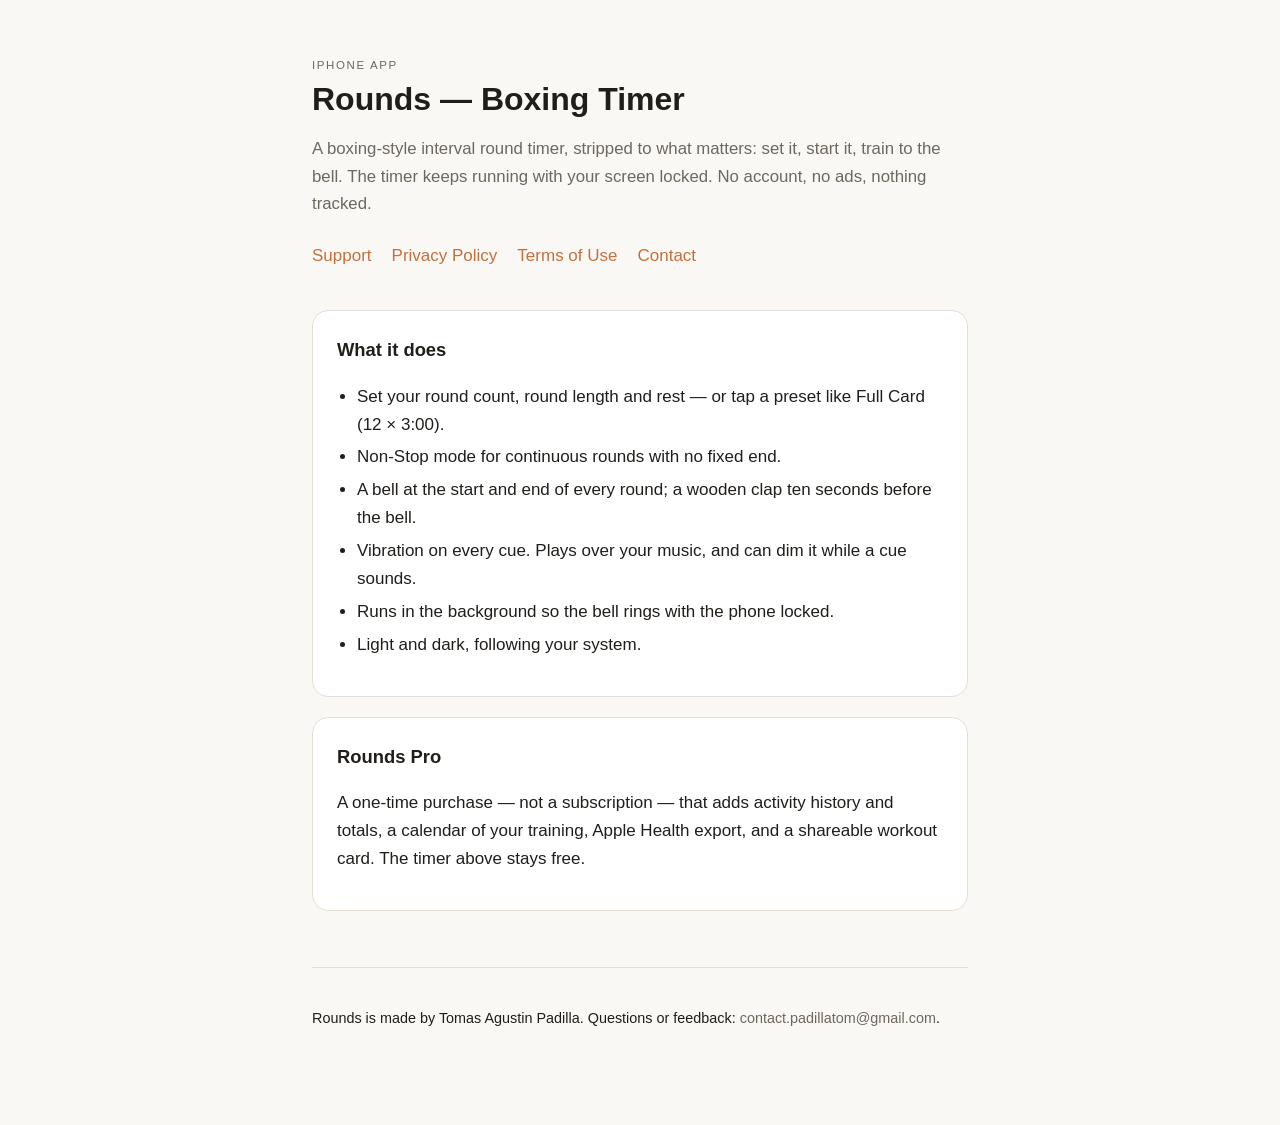
<file: docs/index.html>
<!doctype html>
<html lang="en">
<head>
<meta charset="utf-8">
<meta name="viewport" content="width=device-width, initial-scale=1">
<title>Rounds — Boxing Timer</title>
<meta name="description" content="Rounds is a boxing-style interval round timer for iPhone. Set your rounds, hit start, train to the bell — even with the screen locked.">
<link rel="stylesheet" href="style.css">
</head>
<body>
<div class="wrap">
  <header>
    <p class="eyebrow">iPhone app</p>
    <h1>Rounds — Boxing Timer</h1>
    <p class="lead">A boxing-style interval round timer, stripped to what matters: set it, start it, train to the bell. The timer keeps running with your screen locked. No account, no ads, nothing tracked.</p>
    <nav class="links">
      <a href="support.html">Support</a>
      <a href="privacy.html">Privacy Policy</a>
      <a href="terms.html">Terms of Use</a>
      <a href="mailto:contact.padillatom@gmail.com">Contact</a>
    </nav>
  </header>

  <div class="card">
    <h2>What it does</h2>
    <ul>
      <li>Set your round count, round length and rest — or tap a preset like Full Card (12 × 3:00).</li>
      <li>Non-Stop mode for continuous rounds with no fixed end.</li>
      <li>A bell at the start and end of every round; a wooden clap ten seconds before the bell.</li>
      <li>Vibration on every cue. Plays over your music, and can dim it while a cue sounds.</li>
      <li>Runs in the background so the bell rings with the phone locked.</li>
      <li>Light and dark, following your system.</li>
    </ul>
  </div>

  <div class="card">
    <h2>Rounds Pro</h2>
    <p>A one-time purchase — not a subscription — that adds activity history and
      totals, a calendar of your training, Apple Health export, and a shareable
      workout card. The timer above stays free.</p>
  </div>

  <footer>
    <p>Rounds is made by Tomas Agustin Padilla. Questions or feedback:
      <a href="mailto:contact.padillatom@gmail.com">contact.padillatom@gmail.com</a>.</p>
  </footer>
</div>
</body>
</html>
</file>
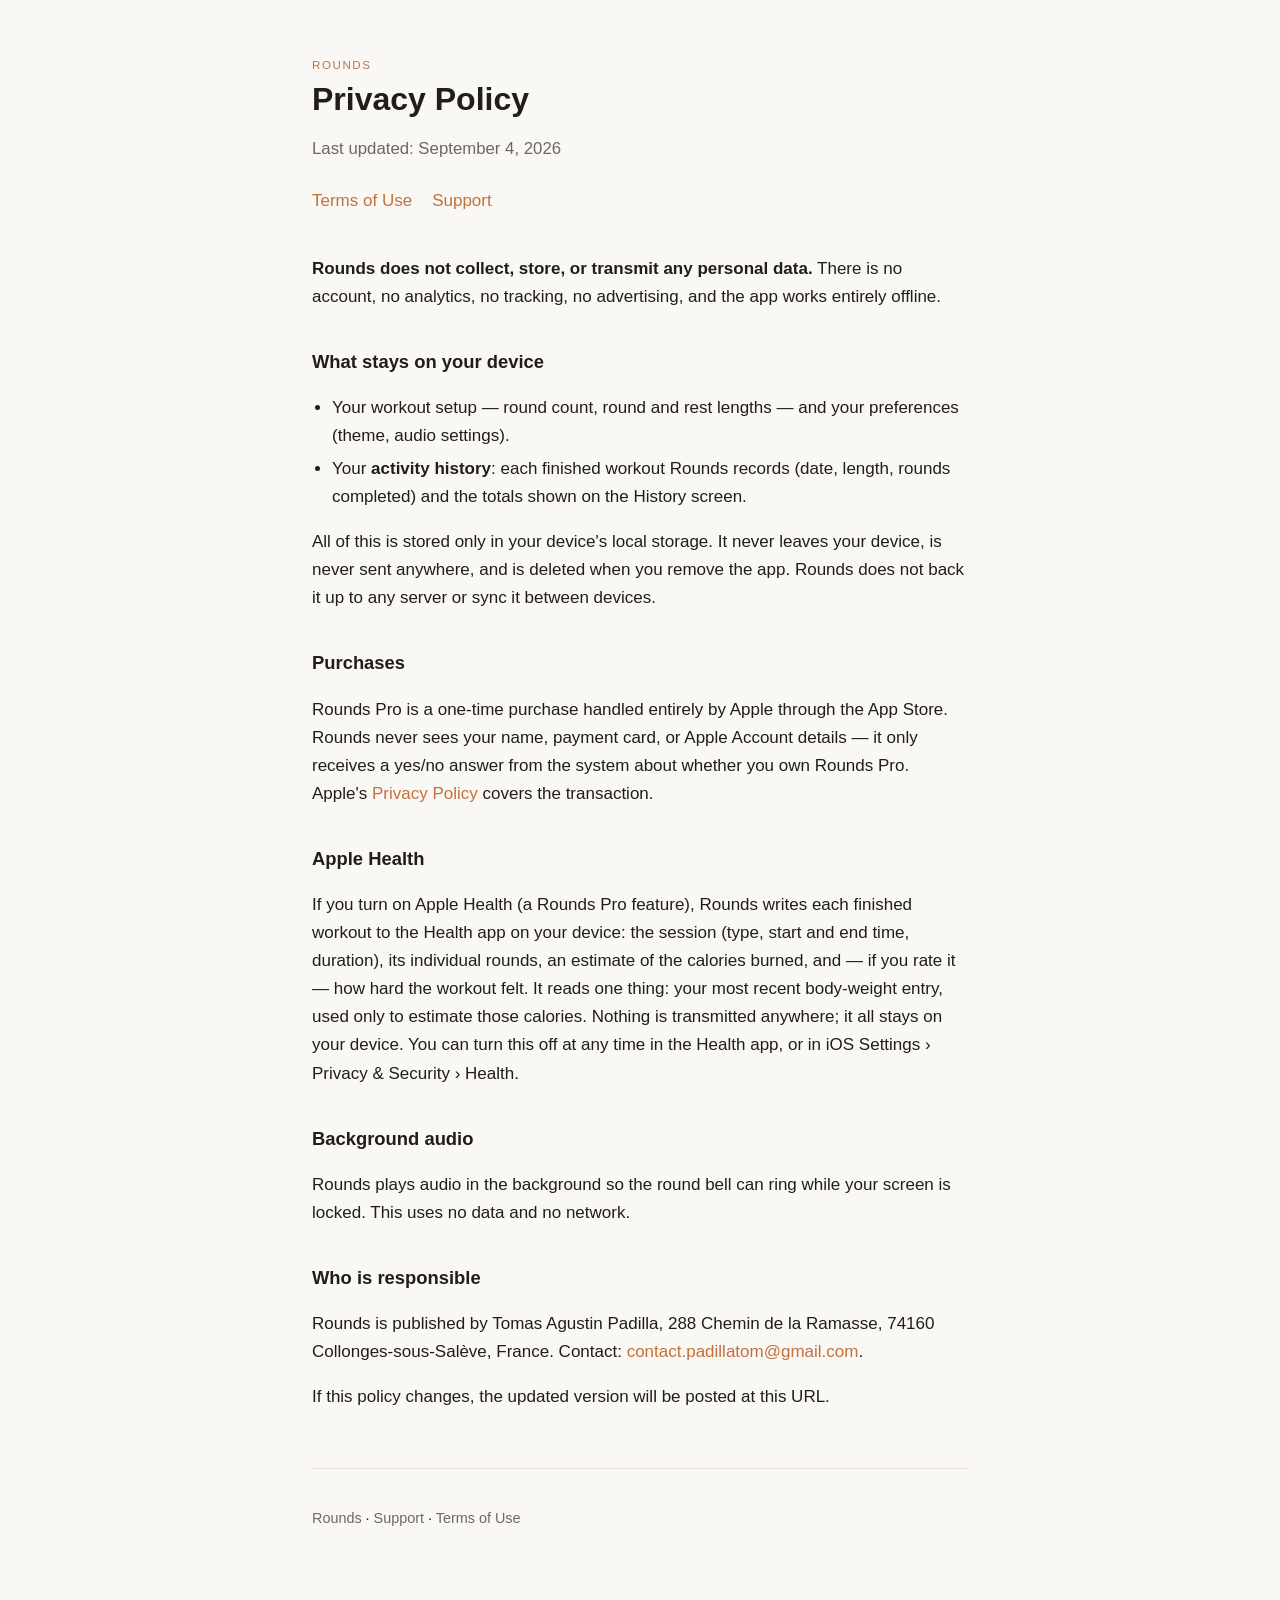
<file: docs/privacy.html>
<!doctype html>
<html lang="en">
<head>
<meta charset="utf-8">
<meta name="viewport" content="width=device-width, initial-scale=1">
<title>Rounds — Privacy Policy</title>
<meta name="description" content="Rounds does not collect, store, or transmit any personal data. Everything stays on your device.">
<link rel="stylesheet" href="style.css">
</head>
<body>
<div class="wrap">
  <header>
    <p class="eyebrow"><a href="index.html">Rounds</a></p>
    <h1>Privacy Policy</h1>
    <p class="lead">Last updated: September 4, 2026</p>
    <nav class="links">
      <a href="terms.html">Terms of Use</a>
      <a href="support.html">Support</a>
    </nav>
  </header>

  <p><strong>Rounds does not collect, store, or transmit any personal data.</strong>
    There is no account, no analytics, no tracking, no advertising, and the app
    works entirely offline.</p>

  <h2>What stays on your device</h2>
  <ul>
    <li>Your workout setup — round count, round and rest lengths — and your
      preferences (theme, audio settings).</li>
    <li>Your <strong>activity history</strong>: each finished workout Rounds
      records (date, length, rounds completed) and the totals shown on the
      History screen.</li>
  </ul>
  <p>All of this is stored only in your device's local storage. It never leaves
    your device, is never sent anywhere, and is deleted when you remove the app.
    Rounds does not back it up to any server or sync it between devices.</p>

  <h2>Purchases</h2>
  <p>Rounds Pro is a one-time purchase handled entirely by Apple through the App
    Store. Rounds never sees your name, payment card, or Apple Account details —
    it only receives a yes/no answer from the system about whether you own Rounds
    Pro. Apple's <a href="https://www.apple.com/legal/privacy/">Privacy Policy</a>
    covers the transaction.</p>

  <h2>Apple Health</h2>
  <p>If you turn on Apple Health (a Rounds Pro feature), Rounds writes each
    finished workout to the Health app on your device: the session (type, start
    and end time, duration), its individual rounds, an estimate of the calories
    burned, and — if you rate it — how hard the workout felt. It reads one thing:
    your most recent body-weight entry, used only to estimate those calories.
    Nothing is transmitted anywhere; it all stays on your device. You can turn
    this off at any time in the Health app, or in iOS&nbsp;Settings &rsaquo;
    Privacy&nbsp;&amp;&nbsp;Security &rsaquo; Health.</p>

  <h2>Background audio</h2>
  <p>Rounds plays audio in the background so the round bell can ring while your
    screen is locked. This uses no data and no network.</p>

  <h2>Who is responsible</h2>
  <p>Rounds is published by Tomas Agustin Padilla, 288 Chemin de la Ramasse,
    74160 Collonges-sous-Salève, France.
    Contact: <a href="mailto:contact.padillatom@gmail.com">contact.padillatom@gmail.com</a>.</p>
  <p>If this policy changes, the updated version will be posted at this URL.</p>

  <footer>
    <p><a href="index.html">Rounds</a> &middot; <a href="support.html">Support</a>
      &middot; <a href="terms.html">Terms of Use</a></p>
  </footer>
</div>
</body>
</html>
</file>
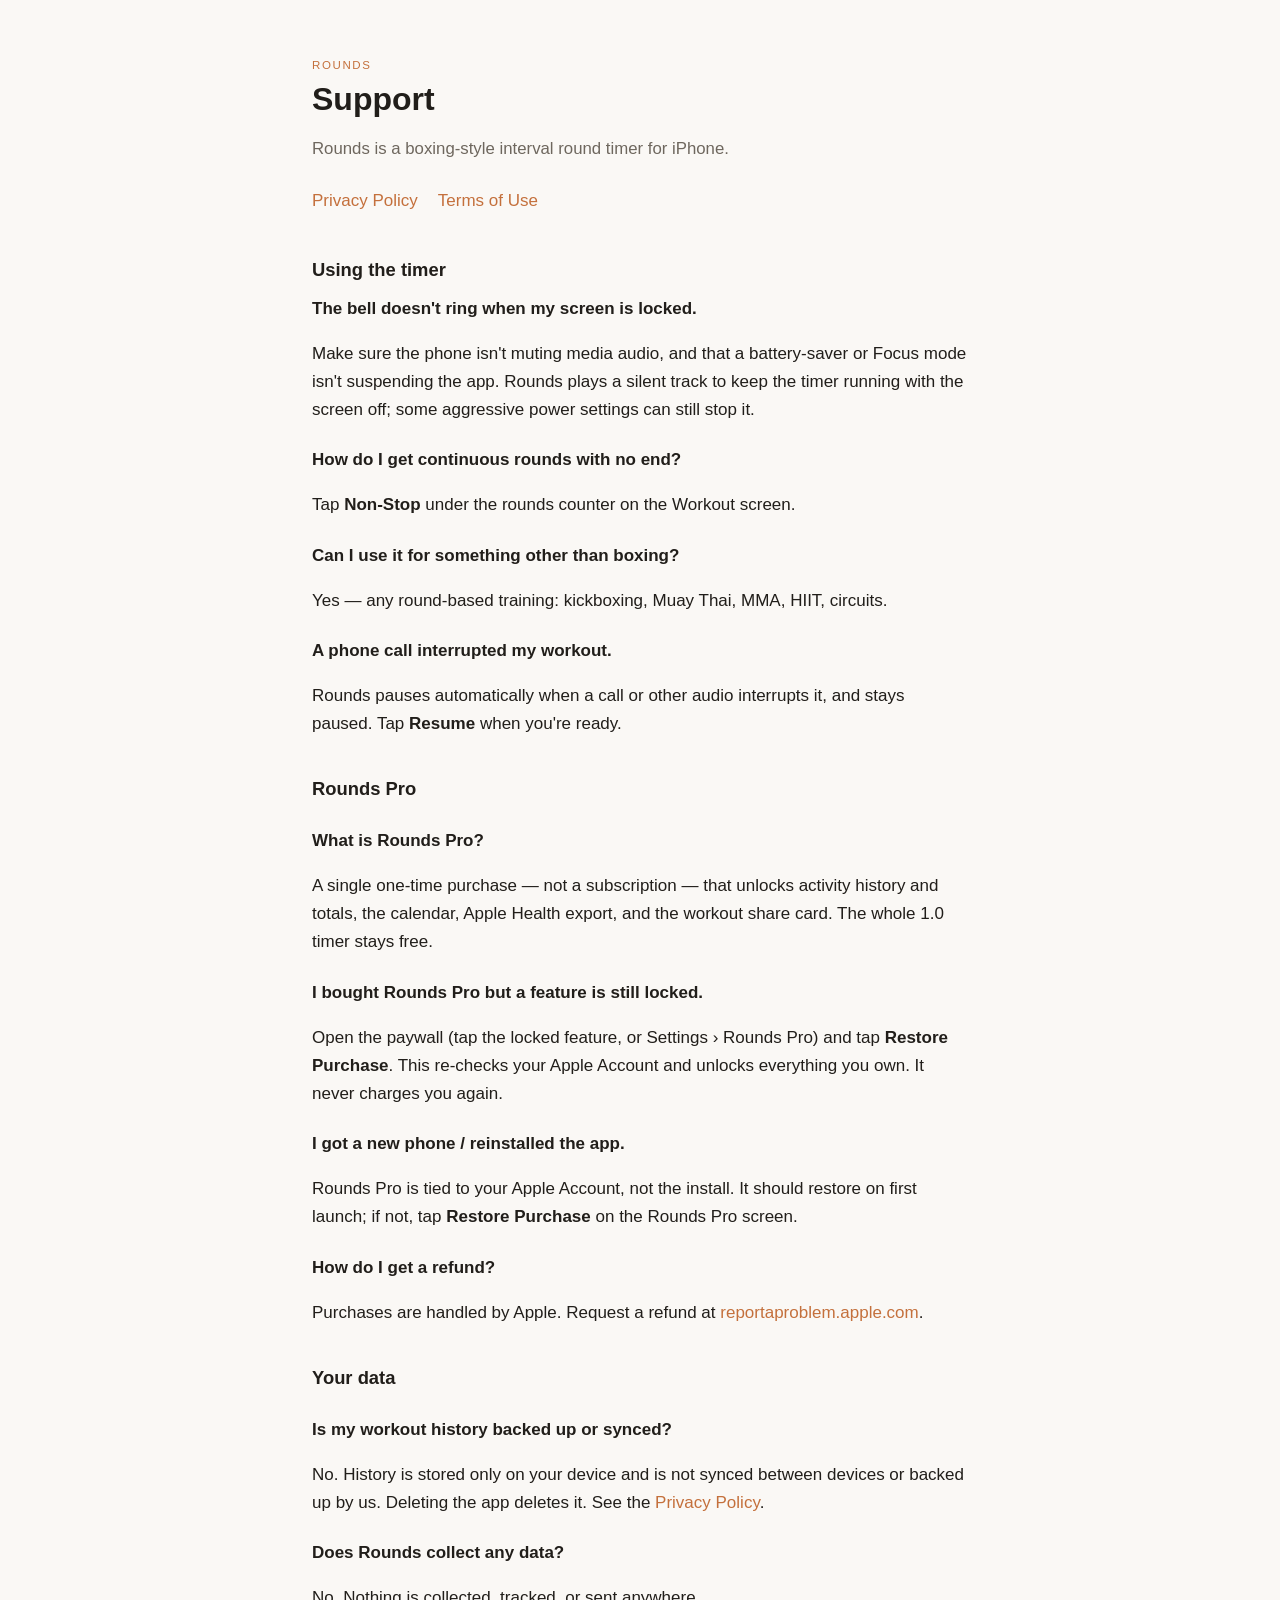
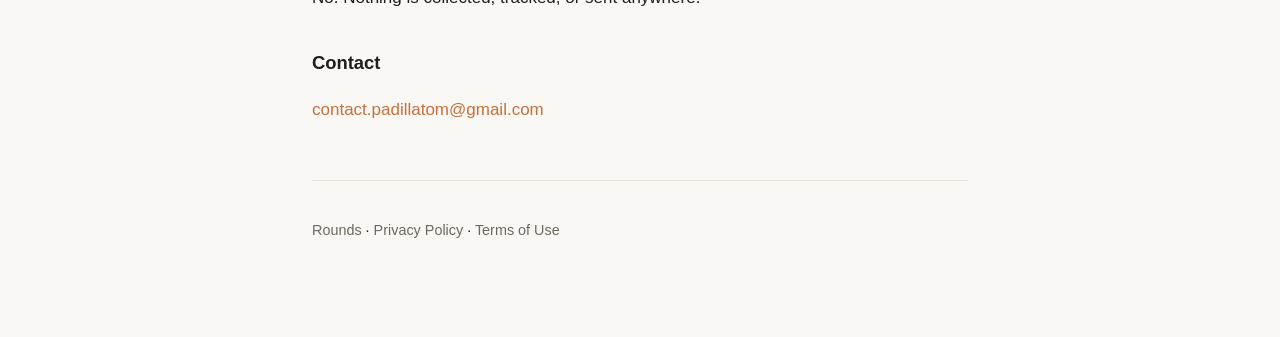
<file: docs/support.html>
<!doctype html>
<html lang="en">
<head>
<meta charset="utf-8">
<meta name="viewport" content="width=device-width, initial-scale=1">
<title>Rounds — Support</title>
<meta name="description" content="Support and FAQ for Rounds, a boxing-style interval round timer.">
<link rel="stylesheet" href="style.css">
</head>
<body>
<div class="wrap">
  <header>
    <p class="eyebrow"><a href="index.html">Rounds</a></p>
    <h1>Support</h1>
    <p class="lead">Rounds is a boxing-style interval round timer for iPhone.</p>
    <nav class="links">
      <a href="privacy.html">Privacy Policy</a>
      <a href="terms.html">Terms of Use</a>
    </nav>
  </header>

  <h2>Using the timer</h2>

  <p class="q">The bell doesn't ring when my screen is locked.</p>
  <p>Make sure the phone isn't muting media audio, and that a battery-saver or
    Focus mode isn't suspending the app. Rounds plays a silent track to keep the
    timer running with the screen off; some aggressive power settings can still
    stop it.</p>

  <p class="q">How do I get continuous rounds with no end?</p>
  <p>Tap <strong>Non-Stop</strong> under the rounds counter on the Workout screen.</p>

  <p class="q">Can I use it for something other than boxing?</p>
  <p>Yes — any round-based training: kickboxing, Muay Thai, MMA, HIIT, circuits.</p>

  <p class="q">A phone call interrupted my workout.</p>
  <p>Rounds pauses automatically when a call or other audio interrupts it, and
    stays paused. Tap <strong>Resume</strong> when you're ready.</p>

  <h2>Rounds Pro</h2>

  <p class="q">What is Rounds Pro?</p>
  <p>A single one-time purchase — not a subscription — that unlocks activity
    history and totals, the calendar, Apple Health export, and the workout share
    card. The whole 1.0 timer stays free.</p>

  <p class="q">I bought Rounds Pro but a feature is still locked.</p>
  <p>Open the paywall (tap the locked feature, or Settings &rsaquo; Rounds Pro)
    and tap <strong>Restore Purchase</strong>. This re-checks your Apple Account
    and unlocks everything you own. It never charges you again.</p>

  <p class="q">I got a new phone / reinstalled the app.</p>
  <p>Rounds Pro is tied to your Apple Account, not the install. It should restore
    on first launch; if not, tap <strong>Restore Purchase</strong> on the Rounds
    Pro screen.</p>

  <p class="q">How do I get a refund?</p>
  <p>Purchases are handled by Apple. Request a refund at
    <a href="https://reportaproblem.apple.com/">reportaproblem.apple.com</a>.</p>

  <h2>Your data</h2>

  <p class="q">Is my workout history backed up or synced?</p>
  <p>No. History is stored only on your device and is not synced between devices
    or backed up by us. Deleting the app deletes it. See the
    <a href="privacy.html">Privacy Policy</a>.</p>

  <p class="q">Does Rounds collect any data?</p>
  <p>No. Nothing is collected, tracked, or sent anywhere.</p>

  <h2>Contact</h2>
  <p><a href="mailto:contact.padillatom@gmail.com">contact.padillatom@gmail.com</a></p>

  <footer>
    <p><a href="index.html">Rounds</a> &middot; <a href="privacy.html">Privacy Policy</a>
      &middot; <a href="terms.html">Terms of Use</a></p>
  </footer>
</div>
</body>
</html>
</file>
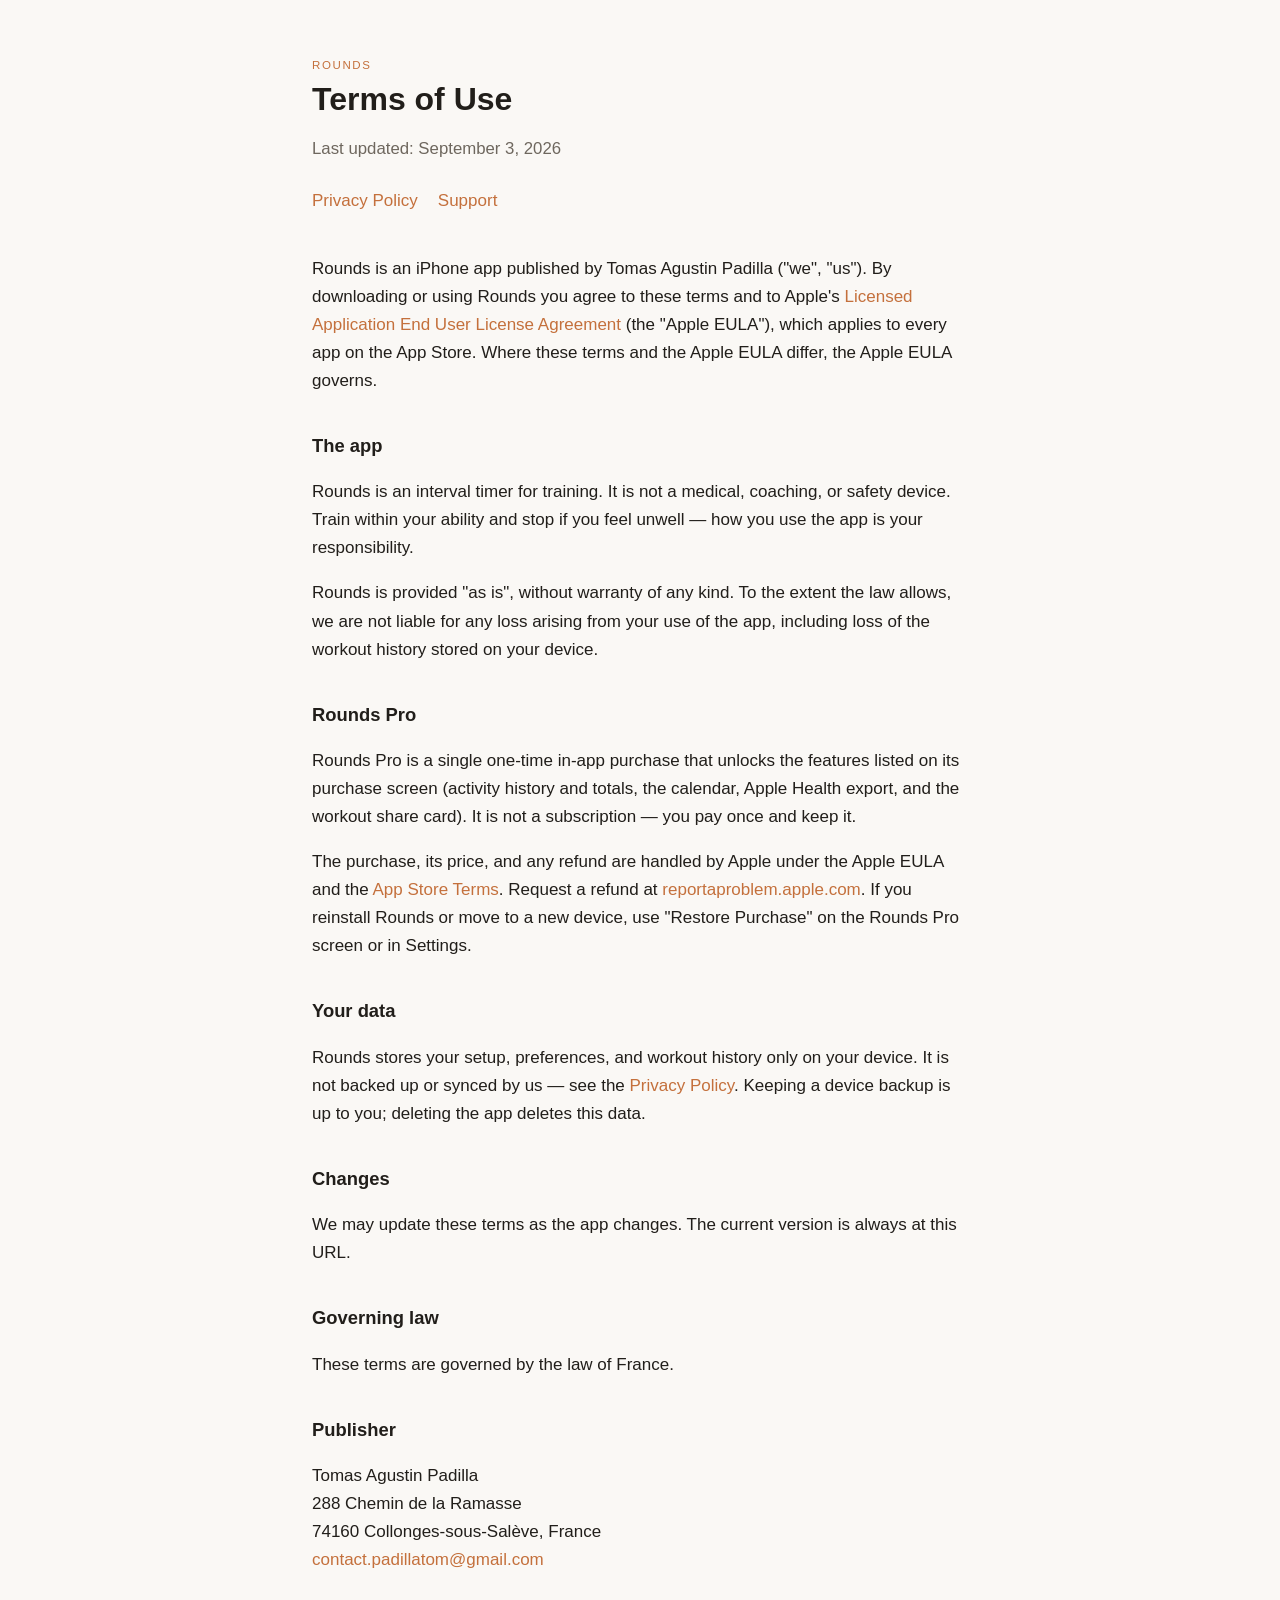
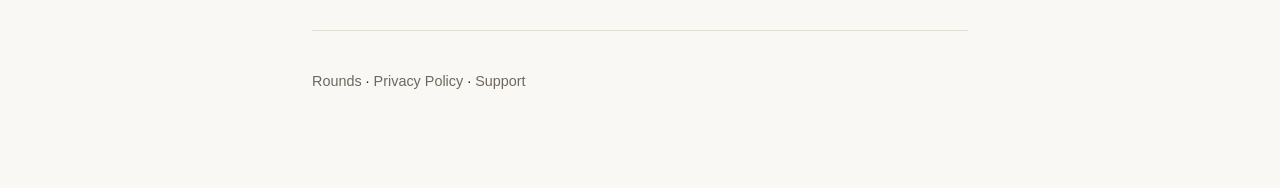
<file: docs/terms.html>
<!doctype html>
<html lang="en">
<head>
<meta charset="utf-8">
<meta name="viewport" content="width=device-width, initial-scale=1">
<title>Rounds — Terms of Use</title>
<meta name="description" content="Terms of use for Rounds, a boxing-style interval round timer for iPhone.">
<link rel="stylesheet" href="style.css">
</head>
<body>
<div class="wrap">
  <header>
    <p class="eyebrow"><a href="index.html">Rounds</a></p>
    <h1>Terms of Use</h1>
    <p class="lead">Last updated: September 3, 2026</p>
    <nav class="links">
      <a href="privacy.html">Privacy Policy</a>
      <a href="support.html">Support</a>
    </nav>
  </header>

  <p>Rounds is an iPhone app published by Tomas Agustin Padilla ("we", "us"). By
    downloading or using Rounds you agree to these terms and to Apple's
    <a href="https://www.apple.com/legal/internet-services/itunes/dev/stdeula/">Licensed
    Application End User License Agreement</a> (the "Apple&nbsp;EULA"), which
    applies to every app on the App Store. Where these terms and the Apple EULA
    differ, the Apple EULA governs.</p>

  <h2>The app</h2>
  <p>Rounds is an interval timer for training. It is not a medical, coaching, or
    safety device. Train within your ability and stop if you feel unwell — how
    you use the app is your responsibility.</p>
  <p>Rounds is provided "as is", without warranty of any kind. To the extent the
    law allows, we are not liable for any loss arising from your use of the app,
    including loss of the workout history stored on your device.</p>

  <h2>Rounds Pro</h2>
  <p>Rounds Pro is a single one-time in-app purchase that unlocks the features
    listed on its purchase screen (activity history and totals, the calendar,
    Apple Health export, and the workout share card). It is not a subscription —
    you pay once and keep it.</p>
  <p>The purchase, its price, and any refund are handled by Apple under the Apple
    EULA and the <a href="https://www.apple.com/legal/internet-services/itunes/">App
    Store Terms</a>. Request a refund at
    <a href="https://reportaproblem.apple.com/">reportaproblem.apple.com</a>. If
    you reinstall Rounds or move to a new device, use "Restore Purchase" on the
    Rounds Pro screen or in Settings.</p>

  <h2>Your data</h2>
  <p>Rounds stores your setup, preferences, and workout history only on your
    device. It is not backed up or synced by us — see the
    <a href="privacy.html">Privacy Policy</a>. Keeping a device backup is up to
    you; deleting the app deletes this data.</p>

  <h2>Changes</h2>
  <p>We may update these terms as the app changes. The current version is always
    at this URL.</p>

  <h2>Governing law</h2>
  <p>These terms are governed by the law of France.</p>

  <h2>Publisher</h2>
  <p>Tomas Agustin Padilla<br>
    288 Chemin de la Ramasse<br>
    74160 Collonges-sous-Salève, France<br>
    <a href="mailto:contact.padillatom@gmail.com">contact.padillatom@gmail.com</a></p>

  <footer>
    <p><a href="index.html">Rounds</a> &middot; <a href="privacy.html">Privacy Policy</a>
      &middot; <a href="support.html">Support</a></p>
  </footer>
</div>
</body>
</html>
</file>
<file: docs/style.css>
:root {
  --bg: #faf8f5;
  --surface: #ffffff;
  --text: #211e1a;
  --muted: #6e675e;
  --border: #e4ded5;
  --accent: #c4703c;
}
@media (prefers-color-scheme: dark) {
  :root {
    --bg: #171614;
    --surface: #201e1b;
    --text: #f4f1ec;
    --muted: #a9a29a;
    --border: #34302b;
    --accent: #e08a52;
  }
}

* { box-sizing: border-box; }
html { -webkit-text-size-adjust: 100%; }
body {
  margin: 0;
  background: var(--bg);
  color: var(--text);
  font: 17px/1.65 -apple-system, BlinkMacSystemFont, "Segoe UI", Roboto, Helvetica, Arial, sans-serif;
}
.wrap {
  max-width: 44rem;
  margin: 0 auto;
  padding: 3.5rem 1.5rem 5rem;
}
header { margin-bottom: 2.5rem; }
.eyebrow {
  font-size: 0.72rem;
  letter-spacing: 0.14em;
  text-transform: uppercase;
  color: var(--muted);
  margin: 0 0 0.4rem;
}
h1 { font-size: 2rem; line-height: 1.15; margin: 0 0 0.5rem; }
h2 { font-size: 1.15rem; margin: 2.25rem 0 0.6rem; }
p, li { color: var(--text); }
.lead { color: var(--muted); font-size: 1.05rem; }
a { color: var(--accent); text-decoration: none; }
a:hover { text-decoration: underline; }
ul { padding-left: 1.25rem; }
li { margin: 0.3rem 0; }
.card {
  background: var(--surface);
  border: 1px solid var(--border);
  border-radius: 16px;
  padding: 1.25rem 1.5rem;
  margin: 1.25rem 0;
}
.card h2 { margin-top: 0.25rem; }
.q { font-weight: 600; margin: 1.4rem 0 0.2rem; }
.q:first-of-type { margin-top: 0.5rem; }
nav.links { display: flex; gap: 1.25rem; margin-top: 1.5rem; flex-wrap: wrap; }
footer {
  margin-top: 3.5rem;
  padding-top: 1.5rem;
  border-top: 1px solid var(--border);
  color: var(--muted);
  font-size: 0.9rem;
}
footer a { color: var(--muted); }
</file>
